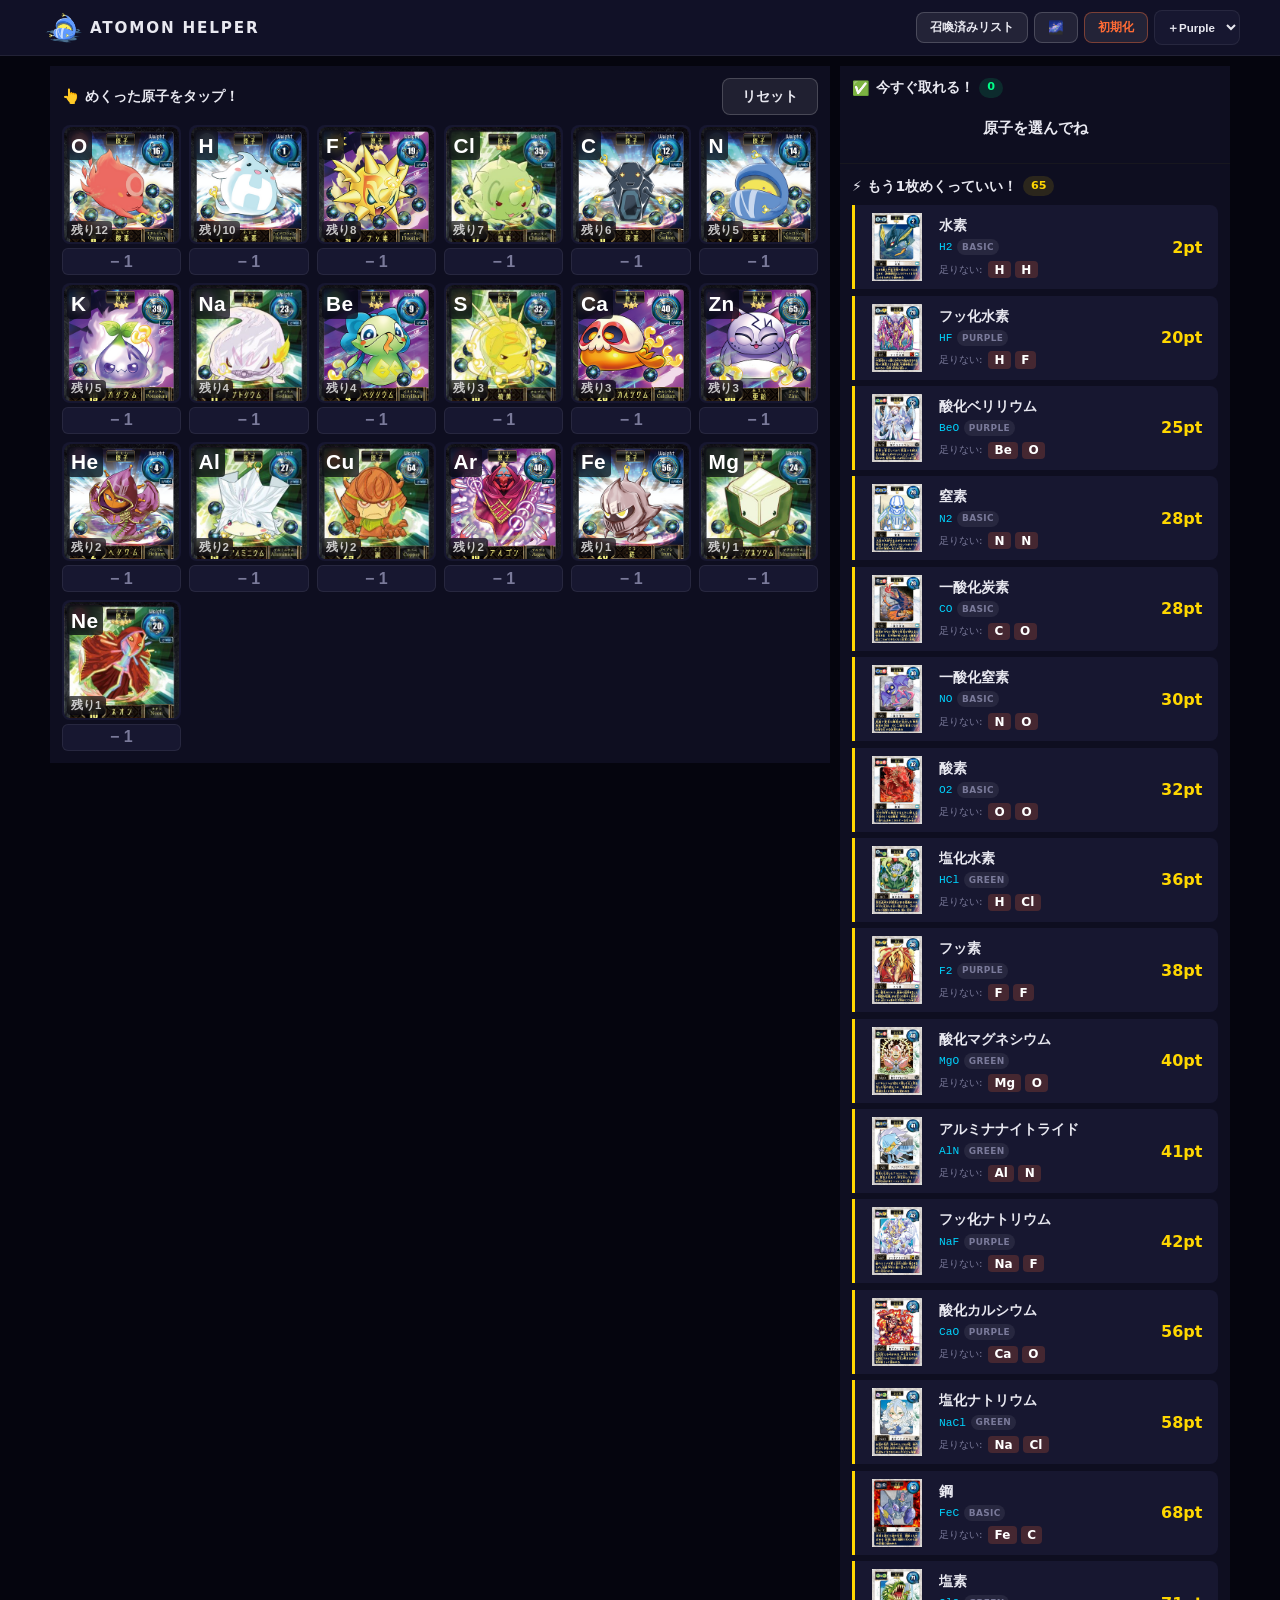
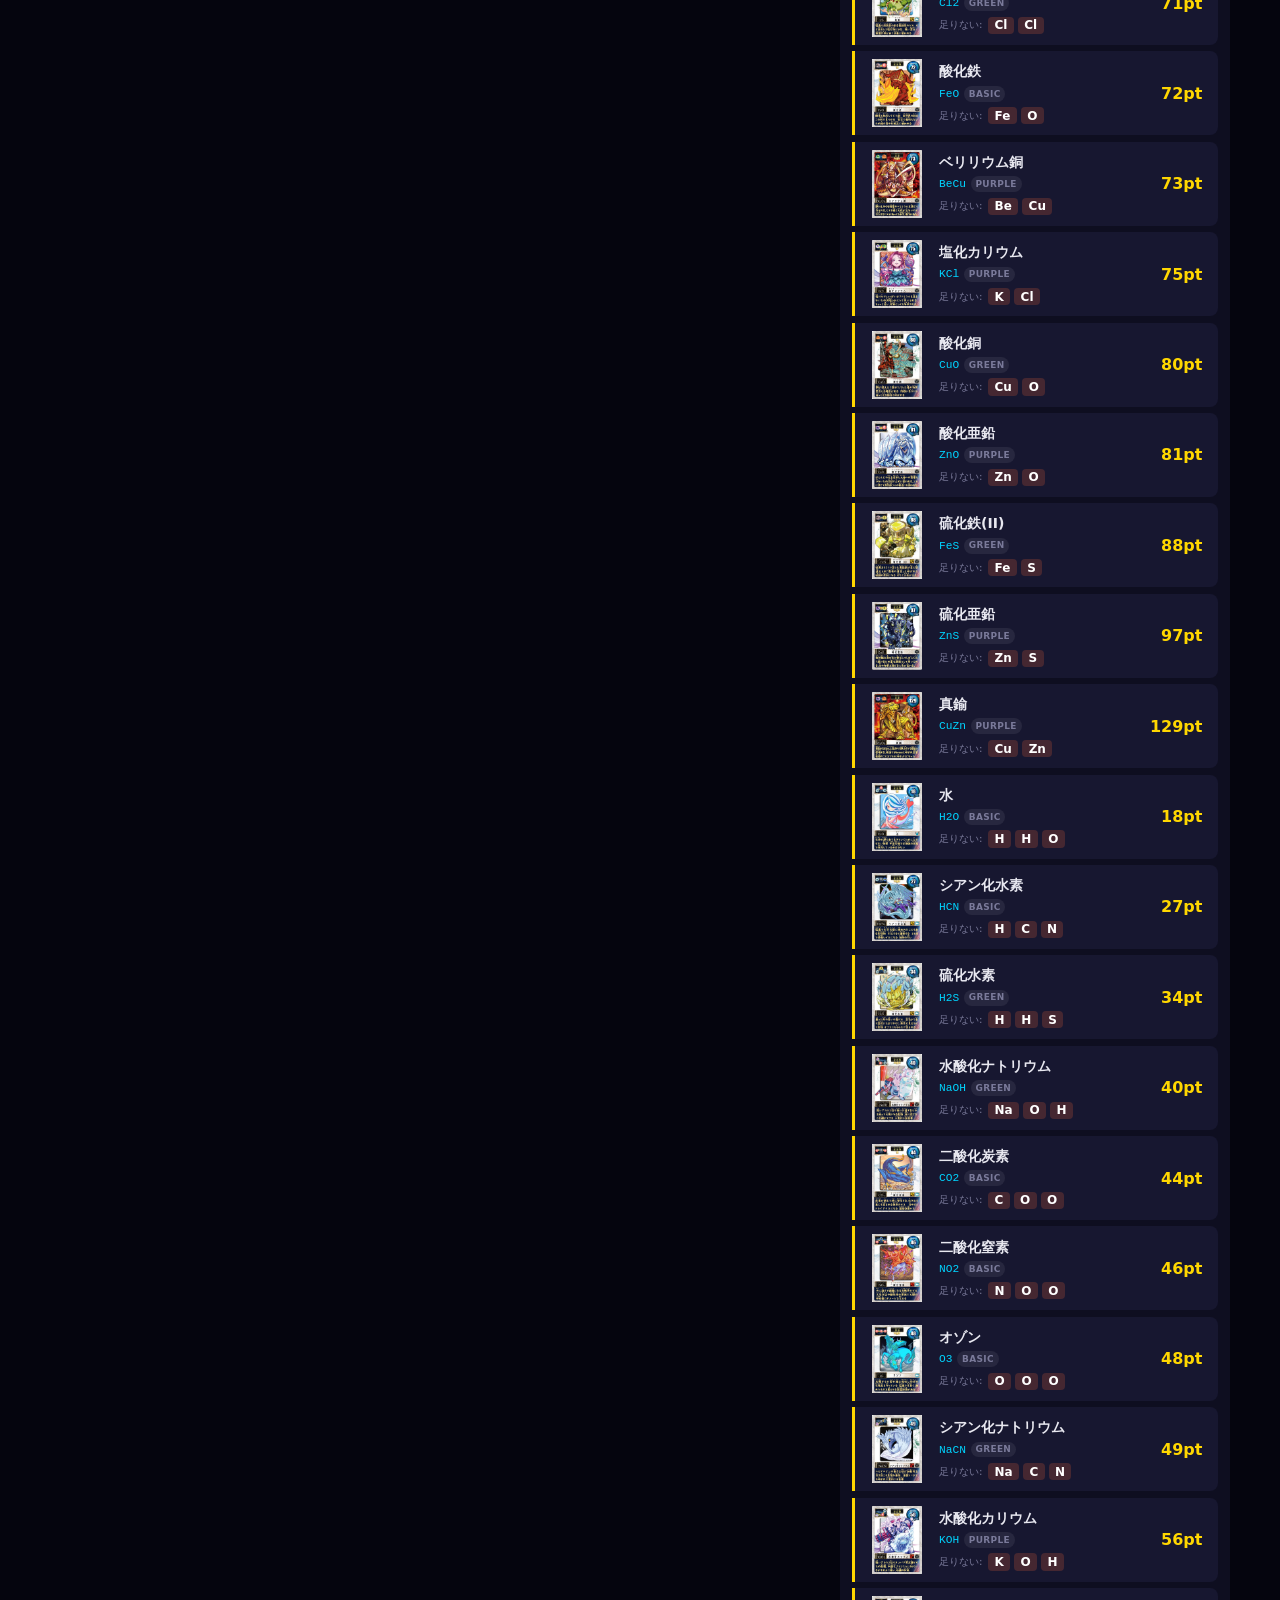
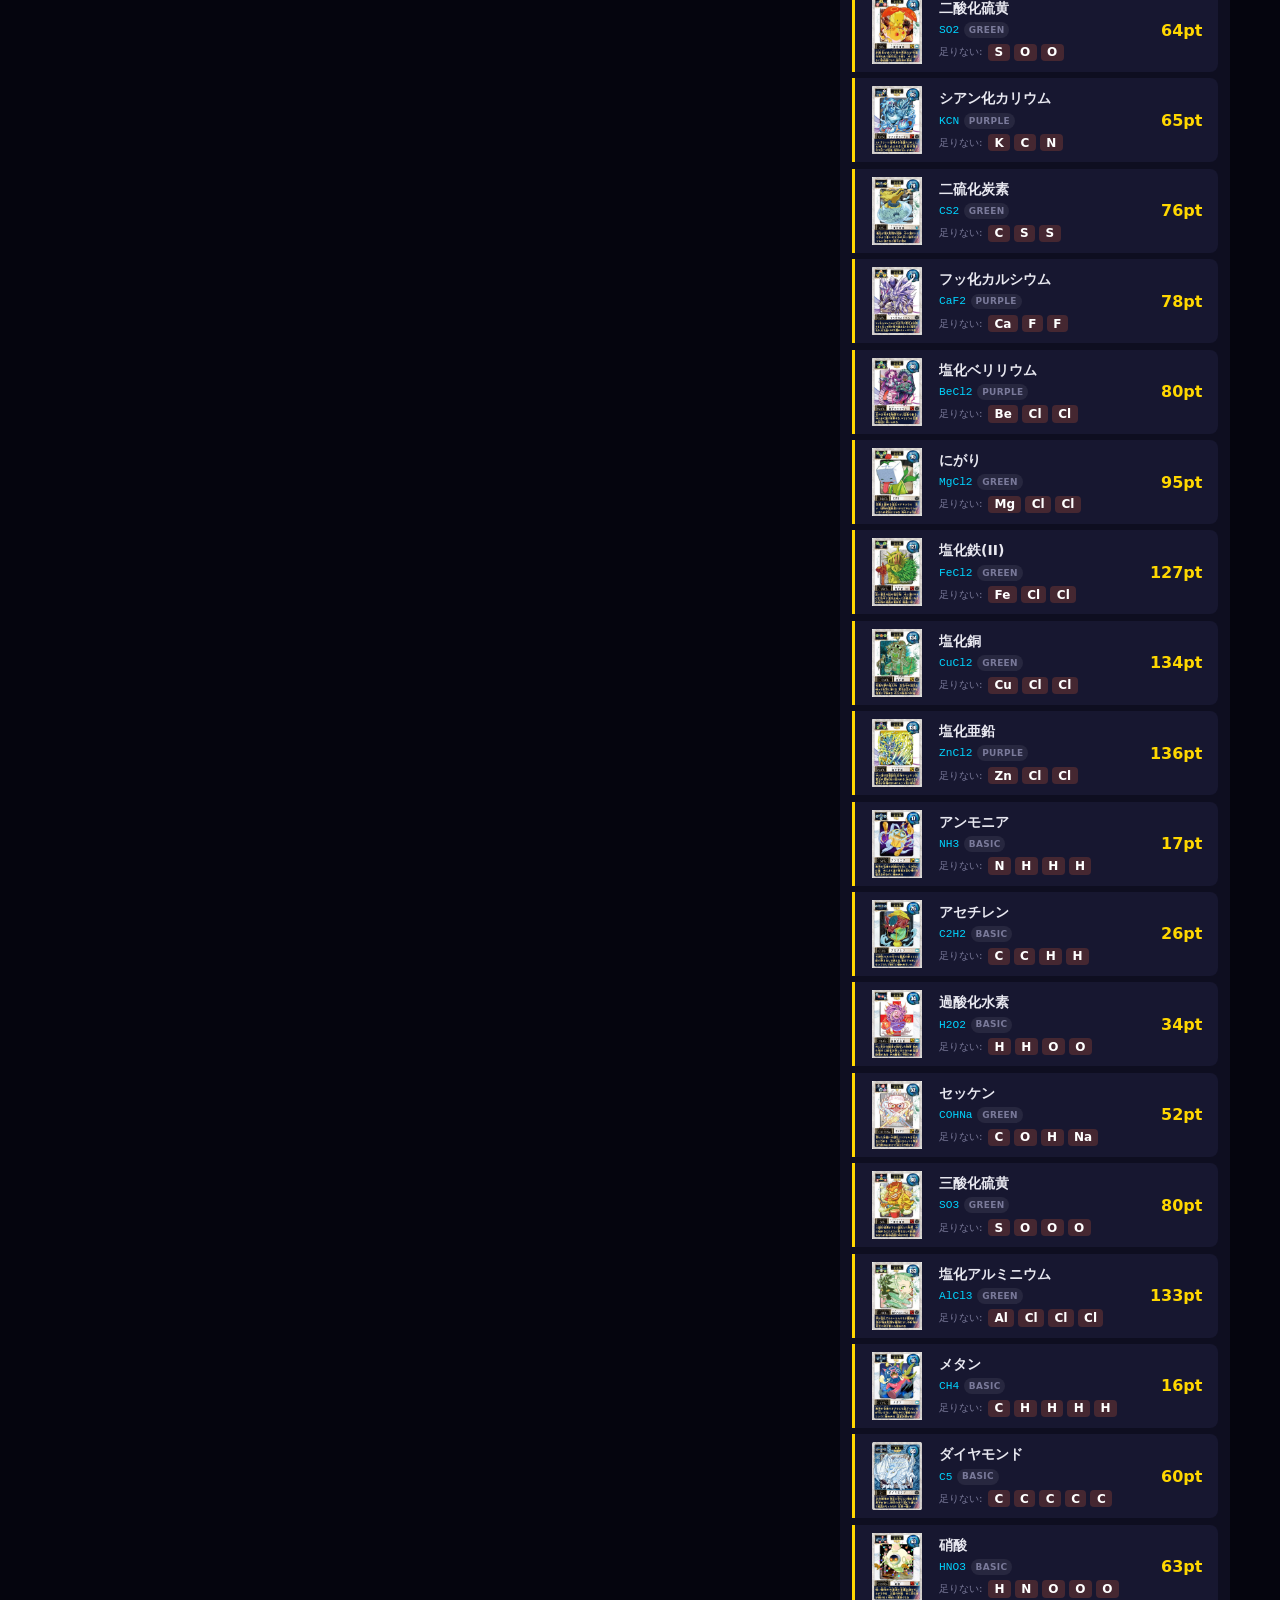
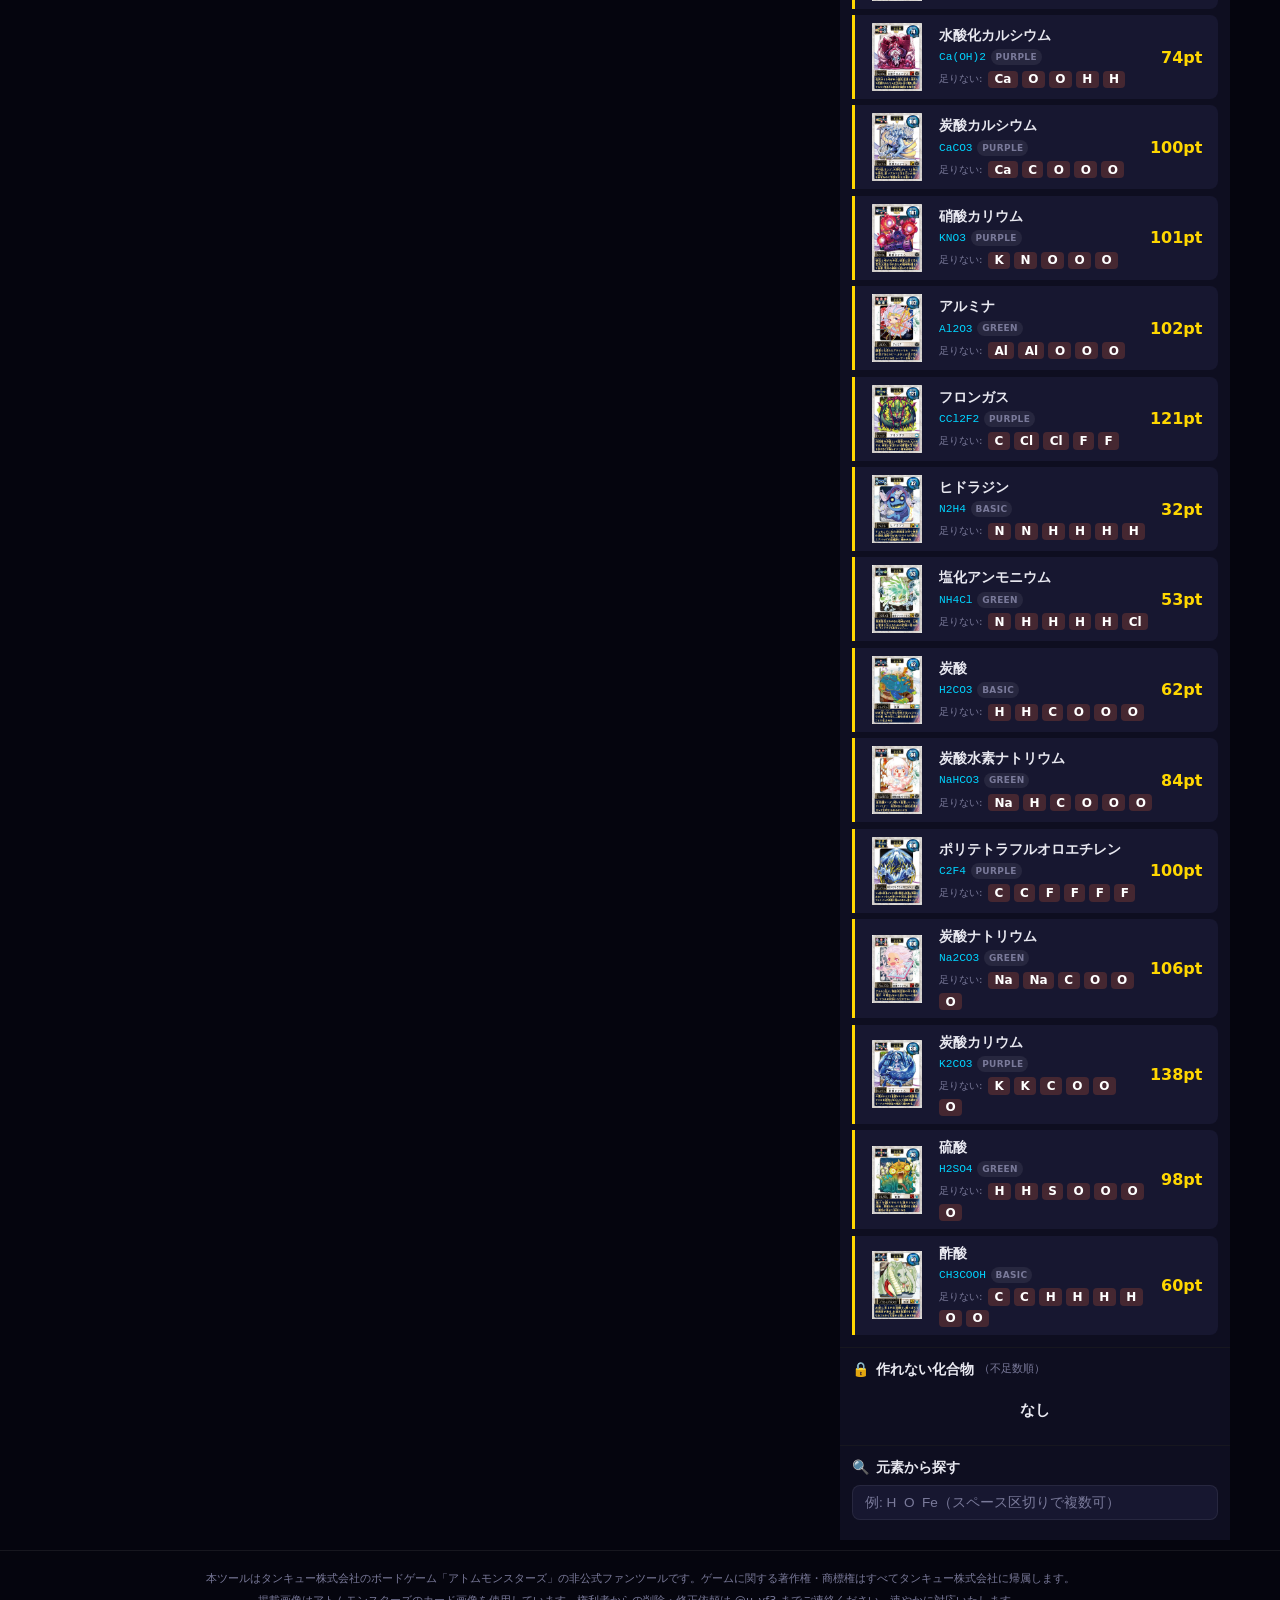
<file: index.html>
<!DOCTYPE html>
<html lang="ja">
<head>
  <meta charset="UTF-8" />
  <meta name="viewport" content="width=device-width, initial-scale=1.0" />

  <title>アトモン 化合物検索・カード一覧｜無料Webアプリ【ATOMMONSTERS Helper】</title>
  <meta name="description" content="アトモン（アトムモンスターズ）の非公式ファンツール。手元の原子カードから召喚できる化合物を瞬時に検索。カード一覧・元素周期表表示、Basic〜Purpleの拡張パック対応。" />
  <meta name="keywords" content="アトモン, アトムモンスターズ, ATOMMONSTERS, アトモン アプリ, アトモン 無料, アトモン カード 一覧, アトモン 拡張パック, アトモン デッキ バトル, 化合物, 召喚, 元素周期表, tanQ, カードゲーム, 知育ゲーム, ヘルパー, ツール" />
  <meta name="author" content="u_vf3" />
  <meta name="robots" content="index, follow" />
  <link rel="canonical" href="https://atommonsters-helper.vercel.app/" />

  <!-- OGP -->
  <meta property="og:type" content="website" />
  <meta property="og:url" content="https://atommonsters-helper.vercel.app/" />
  <meta property="og:title" content="アトモン 化合物検索・カード一覧｜無料【ATOMMONSTERS Helper】" />
  <meta property="og:description" content="アトモン（アトムモンスターズ）の非公式ファンツール。手元の原子カードから召喚できる化合物を瞬時に検索。カード一覧・元素周期表表示、拡張パック対応。" />
  <meta property="og:image" content="https://atommonsters-helper.vercel.app/og-image.png?v=2" />
  <meta property="og:site_name" content="ATOMMONSTERS Helper" />
  <meta property="og:locale" content="ja_JP" />

  <!-- Twitter Card -->
  <meta name="twitter:card" content="summary_large_image" />
  <meta name="twitter:title" content="アトモン 化合物検索・カード一覧｜無料【ATOMMONSTERS Helper】" />
  <meta name="twitter:description" content="アトモン（アトムモンスターズ）の非公式ファンツール。手元の原子カードから召喚できる化合物を瞬時に検索。カード一覧・元素周期表表示、拡張パック対応。" />
  <meta name="twitter:image" content="https://atommonsters-helper.vercel.app/og-image.png?v=2" />
  <meta name="twitter:creator" content="@u_vf3" />

  <!-- Google Analytics -->
  <script async src="https://www.googletagmanager.com/gtag/js?id=G-TB6PZZPP2Z"></script>
  <script>
    window.dataLayer = window.dataLayer || [];
    function gtag(){dataLayer.push(arguments);}
    gtag('js', new Date());
    gtag('config', 'G-TB6PZZPP2Z');
  </script>

  <meta name="theme-color" content="#080812" />
  <meta name="apple-mobile-web-app-capable" content="yes" />
  <meta name="apple-mobile-web-app-title" content="AtomHelper" />
  <link rel="manifest" href="manifest.json" />
  <link rel="icon" href="icon-192.png" type="image/png" />
  <link rel="apple-touch-icon" href="icon-192.png" />
  <link rel="stylesheet" href="css/style.css" />
  <script>(function(){var t=localStorage.getItem('atommonsters_theme');if(t)document.documentElement.dataset.theme=t;})()</script>
  <script type="application/ld+json">
  {
    "@context": "https://schema.org",
    "@type": "WebSite",
    "name": "ATOMMONSTERS Helper",
    "url": "https://atommonsters-helper.vercel.app/"
  }
  </script>
  <script type="application/ld+json">
  {
    "@context": "https://schema.org",
    "@type": "WebApplication",
    "name": "ATOMMONSTERS Helper",
    "url": "https://atommonsters-helper.vercel.app/",
    "description": "アトモン（アトムモンスターズ）の非公式ファンツール。手元の原子カードから召喚できる化合物を瞬時に検索。",
    "applicationCategory": "UtilitiesApplication",
    "operatingSystem": "Any",
    "offers": {
      "@type": "Offer",
      "price": "0",
      "priceCurrency": "JPY"
    }
  }
  </script>
</head>
<body>

<!-- ヘッダー -->
<header class="app-header">
  <div class="header-inner">
    <h1 class="app-title">
      <button id="periodic-toggle" class="periodic-toggle-btn" title="周期表">
        <img src="./assets/Atomon_image/icon-b.png" alt="" class="header-icon" />
      </button>
      <span class="app-title-text">ATOMON HELPER</span>
    </h1>
    <div class="header-right">
      <!-- タブレット/PC のみ表示 -->
      <div class="header-actions">
        <button id="gotten-btn" class="header-btn">
          召喚済みリスト<span id="gotten-count" class="gotten-badge hidden">0</span>
        </button>
        <button id="theme-btn" class="header-btn" title="テーマ切替">🌌</button>
        <button id="init-btn" class="header-btn danger">初期化</button>
      </div>
      <select id="pack-select" class="pack-select">
        <option value="basic">Basic</option>
        <option value="green">＋Green</option>
        <option value="purple">＋Purple</option>
      </select>
      <!-- SP のみ表示 -->
      <button id="reset-btn-sp" class="header-btn sp-only danger">リセット</button>
      <button id="gotten-btn-sp" class="header-btn sp-only">
        召喚済み<span id="gotten-count-sp" class="gotten-badge hidden">0</span>
      </button>
      <button id="menu-btn" class="header-btn menu-only">☰</button>
    </div>
  </div>
</header>

<!-- メインレイアウト -->
<div class="main-layout">

  <!-- 左パネル: 原子選択 -->
  <aside class="atom-panel">
    <div class="panel-head">
      <h2 class="panel-title"><span>👆</span> めくった原子をタップ！</h2>
      <button id="reset-btn" class="reset-btn">リセット</button>
      <button id="sticky-badge" class="sticky-badge">
        <span id="sticky-label">取れるよ！</span>
        <span id="sticky-count" class="sticky-count">0</span>
      </button>
    </div>
    <div id="atom-buttons" class="atom-grid"></div>
  </aside>

  <!-- 右パネル: 検索結果 -->
  <div class="result-panel">

    <!-- 取れる -->
    <section class="result-section" id="section-available">
      <div class="section-head">
        <h2 class="section-title">
          <span>✅</span> 今すぐ取れる！
          <span class="count-pill green" id="available-count">0</span>
        </h2>
      </div>
      <ul class="compound-list" id="available-list">
        <li class="empty-msg">原子を選んでね</li>
      </ul>
    </section>

    <!-- もう1枚めくっていい -->
    <section class="result-section">
      <div class="section-head">
        <h2 class="section-title">
          <span>⚡</span> もう1枚めくっていい！
          <span class="count-pill yellow" id="almost-count">0</span>
        </h2>
      </div>
      <ul class="compound-list" id="almost-list">
        <li class="empty-msg">なし</li>
      </ul>
    </section>

    <!-- 作れない -->
    <section class="result-section">
      <div class="section-head">
        <h2 class="section-title">
          <span>🔒</span> 作れない化合物
          <span class="section-sub">（不足数順）</span>
        </h2>
      </div>
      <ul class="compound-list" id="unavailable-list">
        <li class="empty-msg">なし</li>
      </ul>
    </section>

    <!-- 元素逆引き -->
    <section class="result-section">
      <div class="section-head">
        <h2 class="section-title"><span>🔍</span> 元素から探す</h2>
      </div>
      <input
        id="search-input"
        class="search-input"
        type="text"
        placeholder="例: H  O  Fe（スペース区切りで複数可）"
        autocomplete="off"
        autocorrect="off"
        spellcheck="false"
      />
      <ul class="compound-list" id="reverse-results"></ul>
    </section>

  </div>
</div>

<!-- SP メニュードロップダウン -->
<div id="menu-dropdown" class="menu-dropdown" hidden>
  <div class="menu-pack-section">
    <span class="menu-pack-label">パック</span>
    <label class="menu-check-item">
      <input type="checkbox" checked disabled> Basic
    </label>
    <label class="menu-check-item">
      <input type="checkbox" id="sp-pack-green"> ＋Green
    </label>
    <label class="menu-check-item">
      <input type="checkbox" id="sp-pack-purple"> ＋Purple
    </label>
  </div>
  <button class="menu-item" data-action="theme">🎨 テーマ切替</button>
  <button class="menu-item danger" data-action="init">初期化</button>
</div>

<!-- 召喚済みリストモーダル -->
<div id="gotten-modal" class="modal-overlay" hidden>
  <div class="modal-sheet">
    <div class="modal-head">
      <h2 class="modal-title">🧪 召喚済みリスト</h2>
      <button id="modal-close" class="modal-close">✕</button>
    </div>
    <div id="consumed-atoms" class="consumed-atoms"></div>
    <ul class="compound-list" id="gotten-list"></ul>
  </div>
</div>

<!-- 化合物詳細モーダル -->
<div id="detail-modal" class="modal-overlay" hidden>
  <div class="modal-sheet detail-sheet">
    <div class="detail-header">
      <button id="detail-close" class="detail-close-btn">✕</button>
    </div>
    <div id="detail-content"></div>
  </div>
</div>

<!-- 初期化確認モーダル -->
<div id="confirm-modal" class="modal-overlay" hidden>
  <div class="modal-sheet confirm-sheet">
    <p class="confirm-msg">ゲームを初期化しますか？</p>
    <p class="confirm-sub">召喚リストと原子がすべてリセットされます</p>
    <div class="confirm-btns">
      <button id="confirm-cancel" class="header-btn">キャンセル</button>
      <button id="confirm-ok" class="header-btn danger">初期化する</button>
    </div>
  </div>
</div>

<!-- 隠しページ: 周期表 -->
<div id="periodic-page" class="periodic-page" hidden>
  <div class="periodic-inner">
    <div class="periodic-scroll">
      <div id="periodic-grid" class="periodic-grid"></div>
    </div>
    <div id="periodic-legend" class="periodic-legend"></div>
  </div>
</div>

<footer class="app-footer">
  <p>本ツールはタンキュー株式会社のボードゲーム「アトムモンスターズ」の非公式ファンツールです。ゲームに関する著作権・商標権はすべてタンキュー株式会社に帰属します。</p>
  <p>掲載画像はアトムモンスターズのカード画像を使用しています。権利者からの削除・修正依頼は <a href="https://x.com/u_vf3" target="_blank" rel="noopener">@u_vf3</a> までご連絡ください。速やかに対応いたします。</p>
</footer>

<!-- SP: 今すぐ取れる！ドロワー -->
<div id="avail-drawer" class="avail-drawer">
  <div id="avail-drawer-overlay" class="avail-drawer-overlay"></div>
  <div class="avail-drawer-sheet" id="avail-drawer-sheet">
    <div class="avail-drawer-handle"></div>
  </div>
</div>

<script type="module" src="js/app.js"></script>
</body>
</html>
</file>
<file: css/style.css>
/* ATOMMONSTERS Helper - Styles */

*, *::before, *::after { box-sizing: border-box; margin: 0; padding: 0; }

img {
  -webkit-touch-callout: none;
  -webkit-user-select: none;
  user-select: none;
  pointer-events: none;
}

:root {
  --bg:             #05050e;
  --surface:        #0e0e20;
  --surface2:       #171730;
  --surface3:       #202042;
  --accent:         #00d4ff;
  --accent2:        #ff6b35;
  --almost:         #ffd700;
  --green-col:      #00ff88;
  --text:           #e8e8f0;
  --text-muted:     #7a7a9a;
  --border:         rgba(255,255,255,0.07);
  --pack-basic:     #64b5f6;
  --pack-green:     #81c784;
  --pack-purple:    #ce93d8;
  --radius:         12px;
  --radius-sm:      8px;
  --gap:            0.6rem;
  --header-h:       56px;
  --header-bg:      rgba(18,18,42,0.95);
  --accent-glow:    rgba(0,212,255,0.45);
  --accent-glow2:   rgba(0,212,255,0.1);
  /* badge / button */
  --badge-bg:       rgba(8,8,18,0.72);
  --badge-color:    #fff;
  --rem-bg:         rgba(8,8,18,0.65);
  --rem-color:      rgba(255,255,255,0.75);
  --btn-bg:         rgba(255,255,255,0.08);
  --btn-border:     rgba(255,255,255,0.18);
  --count-color:    #000;
}

/* ── Themes ─────────────────────────────────── */

[data-theme="candy"] {
  --bg: #1a0520; --surface: #280a30; --surface2: #360f40; --surface3: #441550;
  --accent: #ff4db8; --header-bg: rgba(40,10,48,0.95);
  --accent-glow: rgba(255,77,184,0.5); --accent-glow2: rgba(255,77,184,0.12);
}
[data-theme="sunshine"] {
  --bg: #120e00; --surface: #1e1800; --surface2: #2c2400; --surface3: #3a3000;
  --accent: #ffd60a; --header-bg: rgba(30,24,0,0.95);
  --accent-glow: rgba(255,214,10,0.45); --accent-glow2: rgba(255,214,10,0.1);
}
[data-theme="aqua"] {
  --bg: #001820; --surface: #002630; --surface2: #003440; --surface3: #004250;
  --accent: #00f5d4; --header-bg: rgba(0,38,48,0.95);
  --accent-glow: rgba(0,245,212,0.45); --accent-glow2: rgba(0,245,212,0.1);
}
[data-theme="berry"] {
  --bg: #0f0018; --surface: #1a0028; --surface2: #250038; --surface3: #300048;
  --accent: #df80ff; --header-bg: rgba(26,0,40,0.95);
  --accent-glow: rgba(223,128,255,0.45); --accent-glow2: rgba(223,128,255,0.1);
}

[data-theme="sunshine"] {
  --bg: #120e00; --surface: #1e1800; --surface2: #2c2400; --surface3: #3a3000;
  --accent: #ffd60a; --header-bg: rgba(30,24,0,0.95);
  --accent-glow: rgba(255,214,10,0.45); --accent-glow2: rgba(255,214,10,0.1);
}
[data-theme="berry"] {
  --bg: #0f0018; --surface: #1a0028; --surface2: #250038; --surface3: #300048;
  --accent: #df80ff; --header-bg: rgba(26,0,40,0.95);
  --accent-glow: rgba(223,128,255,0.45); --accent-glow2: rgba(223,128,255,0.1);
}

body {
  font-family: 'Segoe UI', system-ui, -apple-system, sans-serif;
  background: var(--bg);
  color: var(--text);
  min-height: 100dvh;
  touch-action: manipulation;
}

/* ── Header ─────────────────────────────────── */

.app-header {
  background: var(--header-bg);
  backdrop-filter: blur(16px);
  -webkit-backdrop-filter: blur(16px);
  border-bottom: 1px solid var(--border);
  position: sticky;
  top: 0;
  z-index: 100;
  height: var(--header-h);
  display: flex;
  align-items: center;
  padding: 0 1rem;
}

.header-inner {
  width: 100%;
  max-width: 1200px;
  margin: 0 auto;
  display: flex;
  align-items: center;
  justify-content: space-between;
  gap: 0.75rem;
  overflow: hidden;
}

.app-title-text { display: none; }

@media (min-width: 640px) {
  .app-title-text { display: inline; }
}

.app-title {
  font-size: 0.95rem;
  font-weight: 800;
  color: var(--text);
  letter-spacing: 0.12em;
  white-space: nowrap;
  flex-shrink: 0;
  display: flex;
  align-items: center;
  gap: 0.4rem;
}

.header-icon {
  height: 40px;
  width: auto;
  display: block;
  flex-shrink: 0;
}

.header-right {
  display: flex;
  align-items: center;
  gap: 0.4rem;
  flex-shrink: 0;
}

/* スコア（ヘッダー内） */
.header-scores {
  display: flex;
  align-items: center;
  gap: 0.5rem;
}

.hs {
  font-size: 0.9rem;
  font-weight: 800;
  font-variant-numeric: tabular-nums;
  display: flex;
  align-items: baseline;
  gap: 0.15rem;
}

.hs small {
  font-size: 0.6rem;
  font-weight: 600;
  opacity: 0.8;
}

.hs.green  { color: var(--green-col); text-shadow: 0 0 10px rgba(0,255,136,0.5); }
.hs.yellow { color: var(--almost);    text-shadow: 0 0 10px rgba(255,215,0,0.5); }

/* ヘッダーボタン */
.header-btn {
  display: inline-flex;
  align-items: center;
  gap: 0.25rem;
  padding: 0.35rem 0.8rem;
  background: var(--btn-bg);
  border: 1px solid var(--btn-border);
  border-radius: var(--radius-sm);
  color: var(--text);
  font-size: 0.78rem;
  font-weight: 700;
  cursor: pointer;
  white-space: nowrap;
  flex-shrink: 0;
  transition: background 0.15s;
}
.header-btn:active { background: rgba(255,255,255,0.16); }
.header-btn.danger { border-color: rgba(255,107,53,0.4); color: var(--accent2); }

.header-actions {
  display: flex;
  gap: 0.4rem;
}

.gotten-badge {
  display: inline-flex;
  align-items: center;
  justify-content: center;
  background: var(--green-col);
  color: #000;
  font-size: 0.6rem;
  font-weight: 900;
  min-width: 1.1rem;
  height: 1.1rem;
  border-radius: 99px;
  padding: 0 0.2rem;
  line-height: 1;
}
.gotten-badge.hidden { display: none; }

/* SP メニュー */
.menu-only { display: none; }
.sp-only   { display: none; }

@media (max-width: 639px) {
  .header-actions { display: none; }
  .pack-select    { display: none; }
  .menu-only { display: inline-flex; }
  .sp-only   { display: inline-flex; }
  .header-right .header-btn { height: 2rem; padding-top: 0; padding-bottom: 0; }
}

.menu-dropdown {
  position: fixed;
  top: var(--header-h);
  right: 0.75rem;
  background: var(--surface);
  border: 1px solid var(--border);
  border-radius: var(--radius-sm);
  z-index: 150;
  min-width: 160px;
  box-shadow: 0 4px 16px rgba(0,0,0,0.4);
  overflow: hidden;
}
.menu-dropdown[hidden] { display: none; }

.menu-item {
  display: flex;
  align-items: center;
  gap: 0.4rem;
  width: 100%;
  padding: 0.75rem 1rem;
  background: none;
  border: none;
  color: var(--text);
  font-size: 0.82rem;
  font-weight: 600;
  cursor: pointer;
  text-align: left;
  border-bottom: 1px solid var(--border);
}
.menu-item:last-child { border-bottom: none; }
.menu-item:active { background: var(--surface2); }
.menu-item.danger { color: var(--accent2); }

.menu-pack-section {
  padding: 0.6rem 1rem 0.4rem;
  border-bottom: 1px solid var(--border);
  display: flex;
  flex-direction: column;
  gap: 0.35rem;
}
.menu-pack-label {
  font-size: 0.68rem;
  color: var(--text-muted);
  font-weight: 700;
  text-transform: uppercase;
  letter-spacing: 0.06em;
}
.menu-check-item {
  display: flex;
  align-items: center;
  gap: 0.5rem;
  font-size: 0.82rem;
  font-weight: 600;
  color: var(--text);
  cursor: pointer;
  padding: 0.15rem 0;
}
.menu-check-item input[type="checkbox"] {
  accent-color: var(--accent);
  width: 1rem;
  height: 1rem;
  cursor: pointer;
}
.menu-check-item input[disabled] { opacity: 0.45; cursor: default; }

/* パック選択 */
.pack-select {
  background: var(--surface2);
  color: var(--text);
  border: 1px solid var(--border);
  border-radius: var(--radius-sm);
  padding: 0.35rem 0.5rem;
  font-size: 0.72rem;
  font-weight: 600;
  cursor: pointer;
  outline: none;
  appearance: auto;
  color-scheme: dark;
  height: 2.2rem;
  flex-shrink: 0;
}

.pack-select:focus { border-color: var(--accent); }


/* ── Main layout ─────────────────────────────── */

.main-layout {
  display: grid;
  grid-template-columns: 1fr;
  gap: 0;
  padding: 0;
  max-width: 1200px;
  margin: 0 auto;
  align-items: start;
}

@media (max-width: 639px) {
  .main-layout {
    grid-template-columns: 1fr;
  }
}

@media (min-width: 640px) {
  .main-layout {
    grid-template-columns: 2fr 1fr;
    gap: var(--gap);
    padding: var(--gap);
  }

  .atom-panel {
    position: sticky;
    top: calc(var(--header-h) + var(--gap));
    max-height: calc(100dvh - var(--header-h) - var(--gap) * 2);
    overflow-y: auto;
    scrollbar-width: thin;
    scrollbar-color: var(--surface3) transparent;
    border-radius: var(--radius);
  }

  .result-panel {
    gap: var(--gap);
    background: transparent;
  }

  .result-section {
    border-radius: var(--radius);
  }
}

/* ── Atom panel ──────────────────────────────── */

.atom-panel {
  background: var(--surface);
  border-radius: 0;
  padding: 0.75rem;
}

.panel-head {
  display: flex;
  align-items: center;
  justify-content: space-between;
  margin-bottom: 0.65rem;
  gap: 0.5rem;
}

.panel-title {
  font-size: 0.88rem;
  font-weight: 800;
  color: var(--text);
  display: flex;
  align-items: center;
  gap: 0.35rem;
}

.reset-btn {
  padding: 0.35rem 0.8rem;
  background: var(--btn-bg);
  border: 1px solid var(--btn-border);
  border-radius: var(--radius-sm);
  color: var(--text);
  font-size: 0.78rem;
  font-weight: 600;
  cursor: pointer;
  transition: background 0.15s;
  white-space: nowrap;
  flex-shrink: 0;
}
.reset-btn:active { background: rgba(255,255,255,0.18); }

/* ── Atom grid ───────────────────────────────── */

.atom-grid {
  display: grid;
  grid-template-columns: repeat(4, 1fr);
  gap: 0.5rem;
}

@media (min-width: 640px) {
  .atom-grid { grid-template-columns: repeat(6, 1fr); }
  .atom-btn  { aspect-ratio: 1 / 0.78; }
  .reset-btn { padding: 0.5rem 1.2rem; font-size: 0.88rem; }
}

@media (max-width: 639px) {
  .reset-btn { display: none; }
}

.atom-cell {
  display: flex;
  flex-direction: column;
  align-items: center;
  gap: 0.25rem;
}

.atom-btn {
  width: 100%;
  aspect-ratio: 1;
  background: var(--surface2);
  border: 2.5px solid transparent;
  border-radius: var(--radius-sm);
  cursor: pointer;
  transition: transform 0.1s, border-color 0.2s, box-shadow 0.2s;
  user-select: none;
  -webkit-user-select: none;
  touch-action: manipulation;
  overflow: hidden;
  display: block;
  padding: 0;
  position: relative;
}

.atom-btn:active { transform: scale(0.86); }

.atom-btn.has-count {
  border-color: var(--accent);
  box-shadow: 0 0 12px var(--accent-glow), inset 0 0 12px var(--accent-glow2);
}

.atom-img {
  position: absolute;
  top: 0;
  left: 0;
  width: 100%;
  height: auto;
  display: block;
  pointer-events: none;
  border-radius: 8px;
}

.atom-label {
  position: absolute;
  top: 3px;
  left: 3px;
  font-size: 1.3rem;
  font-weight: 900;
  color: var(--badge-color);
  background: var(--badge-bg);
  padding: 0.1rem 0.28rem;
  border-radius: 4px;
  line-height: 1.3;
  pointer-events: none;
  letter-spacing: 0.02em;
  backdrop-filter: blur(4px);
}

.atom-count {
  display: none;
  position: absolute;
  bottom: 3px;
  right: 3px;
  font-size: 0.82rem;
  font-weight: 900;
  color: var(--count-color);
  background: var(--accent);
  min-width: 1.4rem;
  text-align: center;
  border-radius: 4px;
  padding: 0.1rem 0.25rem;
  line-height: 1.3;
  font-variant-numeric: tabular-nums;
  pointer-events: none;
}

.atom-count.has-count { display: block; }

.atom-minus {
  width: 100%;
  font-size: 1rem;
  font-weight: 700;
  line-height: 1.4;
  background: var(--surface2);
  border: 1px solid var(--border);
  border-radius: 6px;
  color: var(--text-muted);
  cursor: pointer;
  transition: background 0.1s, color 0.1s;
  touch-action: manipulation;
  padding: 0.08rem 0;
}

.atom-minus:active { background: var(--surface3); color: var(--text); }

.atom-remaining {
  position: absolute;
  bottom: 3px;
  left: 3px;
  font-size: 0.72rem;
  font-weight: 800;
  color: var(--rem-color);
  background: var(--rem-bg);
  padding: 0.1rem 0.28rem;
  border-radius: 4px;
  line-height: 1.3;
  pointer-events: none;
  backdrop-filter: blur(4px);
}
.atom-remaining.depleted {
  opacity: 0.6;
}

.atom-btn.no-remaining {
  opacity: 0.38;
  cursor: not-allowed;
}

/* ── Result panel ────────────────────────────── */

.result-panel {
  display: flex;
  flex-direction: column;
  gap: 1px;
  min-width: 0;
  background: var(--border);
}

@media (max-width: 639px) {
  .result-panel {
    margin-top: var(--gap);
  }
}

/* ── Sections ────────────────────────────────── */

.result-section {
  background: var(--surface);
  border-radius: 0;
  padding: 0.75rem;
}

.section-head {
  display: flex;
  align-items: center;
  justify-content: space-between;
  margin-bottom: 0.55rem;
  gap: 0.4rem;
  flex-wrap: wrap;
}

.section-title {
  font-size: 0.88rem;
  font-weight: 800;
  color: var(--text);
  display: flex;
  align-items: center;
  gap: 0.35rem;
}

.count-pill {
  font-size: 0.7rem;
  font-weight: 800;
  padding: 0.1rem 0.5rem;
  border-radius: 99px;
  line-height: 1.5;
  font-variant-numeric: tabular-nums;
}

.count-pill.green  { background: rgba(0,255,136,0.12); color: var(--green-col); }
.count-pill.yellow { background: rgba(255,215,0,0.12);  color: var(--almost); }

.section-sub {
  font-size: 0.68rem;
  color: var(--text-muted);
  font-weight: 400;
}

/* Threshold selector */
.threshold-wrap {
  display: flex;
  align-items: center;
  gap: 0.3rem;
  font-size: 0.72rem;
  color: var(--text-muted);
  flex-shrink: 0;
}

.threshold-sel {
  background: var(--surface2);
  color: var(--text);
  border: 1px solid var(--border);
  border-radius: var(--radius-sm);
  padding: 0.2rem 0.35rem;
  font-size: 0.7rem;
}

/* Search */
.search-input {
  width: 100%;
  background: var(--surface2);
  border: 1px solid var(--border);
  border-radius: var(--radius-sm);
  color: var(--text);
  padding: 0.55rem 0.75rem;
  font-size: 0.85rem;
  margin-bottom: 0.5rem;
  transition: border-color 0.15s;
}
.search-input::placeholder { color: var(--text-muted); }
.search-input:focus { outline: none; border-color: var(--accent); }

/* ── Compound list & cards ───────────────────── */

.compound-list {
  list-style: none;
  display: flex;
  flex-direction: column;
  gap: 0.4rem;
}

.compound-card {
  display: flex;
  gap: 0.5rem;
  align-items: center;
  background: var(--surface2);
  border-radius: 0 var(--radius-sm) var(--radius-sm) 0;
  padding: 0.5rem 1rem 0.5rem 0.5rem;
  border-left: 3px solid transparent;
  cursor: pointer;
}

.compound-card.available {
  border-color: var(--green-col);
  box-shadow: 0 0 0 1.5px var(--green-col), 0 0 12px rgba(0,255,136,0.2);
}
.compound-card.almost      { border-color: var(--almost); }
.compound-card.unavailable { border-color: var(--surface3); opacity: 0.7; }
.compound-card.search      { border-color: var(--accent); }
.compound-card.gotten      { border-color: var(--surface3); }
.compound-card.impossible  { opacity: 0.32; filter: grayscale(0.85); }

.compound-img {
  width: 68px;
  height: 68px;
  object-fit: contain;
  flex-shrink: 0;
  border-radius: 8px;
}

.compound-img.no-img {
  display: flex;
  align-items: center;
  justify-content: center;
  font-size: 1.4rem;
  color: var(--text-muted);
  background: var(--surface);
  border-radius: var(--radius-sm);
}

.compound-body {
  flex: 1;
  min-width: 0;
  display: flex;
  flex-direction: column;
  justify-content: center;
  gap: 0.15rem;
}

.compound-name {
  font-size: 0.88rem;
  font-weight: 800;
  white-space: nowrap;
  overflow: hidden;
  text-overflow: ellipsis;
  color: var(--text);
}

.compound-pts {
  font-size: 1rem;
  font-weight: 900;
  white-space: nowrap;
  flex-shrink: 0;
  font-variant-numeric: tabular-nums;
  align-self: center;
}

.compound-card.available   .compound-pts { color: var(--green-col); }
.compound-card.almost      .compound-pts { color: var(--almost); }
.compound-card.unavailable .compound-pts { color: var(--text-muted); }
.compound-card.search      .compound-pts { color: var(--almost); }

.compound-sub {
  display: flex;
  align-items: center;
  gap: 0.3rem;
  margin-top: 0.12rem;
  flex-wrap: wrap;
}

.compound-formula {
  font-size: 0.7rem;
  color: var(--accent);
  font-family: 'Courier New', monospace;
}

.pack-badge {
  font-size: 0.56rem;
  padding: 0.05rem 0.3rem;
  border-radius: 99px;
  font-weight: 700;
  text-transform: uppercase;
  letter-spacing: 0.04em;
  line-height: 1.6;
}

.pack-badge.pack-basic,
.pack-badge.pack-green,
.pack-badge.pack-purple { background: rgba(255,255,255,0.07); color: var(--text-muted); }

.summon-remaining {
  font-size: 0.6rem;
  font-weight: 700;
  padding: 0.05rem 0.35rem;
  border-radius: 99px;
  background: rgba(255, 160, 0, 0.18);
  color: #ffa000;
  letter-spacing: 0.02em;
}

.compound-elements {
  font-size: 0.63rem;
  color: var(--text-muted);
  margin-top: 0.12rem;
}

.missing-info {
  font-size: 0.72rem;
  margin-top: 0.2rem;
  display: flex;
  flex-wrap: wrap;
  gap: 0.25rem;
  align-items: center;
}

.missing-label {
  color: var(--text-muted);
  font-size: 0.65rem;
  margin-right: 0.1rem;
}

.missing-el {
  background: rgba(255,107,53,0.2);
  color: #fff;
  padding: 0.1rem 0.4rem;
  border-radius: 4px;
  font-weight: 800;
  font-size: 0.75rem;
}

.get-btn {
  display: block;
  width: 100%;
  margin-top: 0.35rem;
  padding: 0.32rem 0.5rem;
  background: var(--green-col);
  color: #000;
  border: none;
  border-radius: var(--radius-sm);
  font-size: 0.78rem;
  font-weight: 900;
  cursor: pointer;
  letter-spacing: 0.03em;
  touch-action: manipulation;
  transition: opacity 0.15s;
}
.get-btn:active { opacity: 0.75; }

.exhausted-badge {
  display: inline-block;
  font-size: 0.68rem;
  font-weight: 700;
  color: var(--text-muted);
  border: 1px solid var(--surface3);
  border-radius: 6px;
  padding: 0.2rem 0.55rem;
  margin-top: 0.2rem;
}

.todo-mark {
  display: inline-block;
  background: var(--accent2);
  color: #fff;
  font-size: 0.55rem;
  padding: 0.05rem 0.3rem;
  border-radius: 4px;
  margin-left: 0.2rem;
  vertical-align: middle;
  font-weight: 700;
}

.empty-msg {
  color: var(--text);
  font-size: 0.95rem;
  font-weight: 700;
  text-align: center;
  padding: 0.75rem 0.5rem;
}

.empty-msg.bust {
  color: var(--almost);
  font-size: 1rem;
}


/* ── Modal ───────────────────────────────────── */

.modal-overlay {
  position: fixed;
  inset: 0;
  background: rgba(0,0,0,0.6);
  z-index: 200;
  display: flex;
  align-items: center;
  justify-content: center;
  padding: 1rem;
  backdrop-filter: blur(4px);
}

#detail-modal { z-index: 400; }

.modal-overlay[hidden] { display: none; }

.modal-sheet {
  width: 100%;
  max-width: 480px;
  background: var(--surface);
  border-radius: var(--radius);
  padding: 1rem;
  max-height: 80dvh;
  overflow-y: auto;
  display: flex;
  flex-direction: column;
  gap: 0.75rem;
}

.modal-head {
  display: flex;
  align-items: center;
  justify-content: space-between;
}

.modal-title {
  font-size: 0.95rem;
  font-weight: 800;
  color: var(--text);
}

.modal-close {
  background: none;
  border: none;
  color: var(--text-muted);
  font-size: 1rem;
  cursor: pointer;
  padding: 0.2rem 0.4rem;
}

/* --- 化合物詳細モーダル --- */
.detail-sheet {
  max-width: 660px;
  padding: 0.6rem 1.25rem 1.5rem;
  gap: 0.6rem;
}

.detail-header {
  display: flex;
  justify-content: flex-end;
}

.detail-close-btn {
  background: none;
  border: none;
  color: var(--text-muted);
  font-size: 1rem;
  cursor: pointer;
  padding: 0.2rem 0.4rem;
  border-radius: 4px;
  line-height: 1;
  touch-action: manipulation;
}

.detail-content-inner {
  display: grid;
  grid-template-columns: 1fr 1fr;
  gap: 1.25rem;
  align-items: start;
}

.detail-img-wrap {
  border-radius: var(--radius-sm);
  overflow: hidden;
  border: 1px solid var(--surface3);
  background: var(--surface);
}

.detail-img {
  width: 100%;
  height: auto;
  display: block;
  border-radius: 12px;
}

.detail-img.no-img {
  display: flex;
  align-items: center;
  justify-content: center;
  font-size: 3rem;
  color: var(--text-muted);
}

.detail-info {
  display: flex;
  flex-direction: column;
  gap: 0.5rem;
}

.detail-name {
  font-size: 1.45rem;
  font-weight: 900;
  color: var(--text);
  line-height: 1.25;
}

.detail-reading {
  font-size: 0.85rem;
  color: var(--text-muted);
  margin-top: -0.3rem;
}

.detail-formula {
  font-size: 0.9rem;
  color: var(--accent);
  font-family: 'Courier New', monospace;
  font-weight: 700;
  letter-spacing: 0.02em;
}

.detail-divider {
  height: 1px;
  background: var(--surface3);
}

.detail-pts-row {
  display: flex;
  align-items: baseline;
  gap: 0.2rem;
}

.detail-pts {
  font-size: 1.25rem;
  font-weight: 900;
  color: var(--green-col);
  font-variant-numeric: tabular-nums;
}

.detail-pts-label {
  font-size: 0.85rem;
  color: var(--text-muted);
}

.detail-elements {
  margin-top: 0.1rem;
}

.detail-elements .missing-el {
  font-size: 1rem;
  padding: 0.15rem 0.55rem;
}

.detail-craftable {
  font-size: 0.82rem;
  font-weight: 700;
  color: var(--green-col);
}

.detail-summon-remaining {
  font-size: 0.82rem;
  font-weight: 700;
  color: #ffa000;
  background: rgba(255,160,0,0.12);
  border-radius: 4px;
  padding: 0.18rem 0.4rem;
  align-self: flex-start;
}

/* 周期表 元素詳細モーダル */
.pt-el-placeholder {
  display: flex;
  align-items: center;
  justify-content: center;
  min-height: 180px;
}

.detail-el-sym {
  font-size: 4rem;
  font-weight: 900;
  color: rgba(255,255,255,0.85);
  text-shadow: 0 2px 8px rgba(0,0,0,0.5);
  line-height: 1;
}

.detail-el-row {
  display: flex;
  align-items: center;
  gap: 0.6rem;
}

.detail-el-label {
  font-size: 0.75rem;
  color: var(--text-muted);
  min-width: 3.5rem;
}

.detail-el-value {
  font-size: 0.9rem;
  font-weight: 700;
  color: var(--text);
}

.detail-el-cat {
  display: flex;
  align-items: center;
  gap: 0.4rem;
  font-size: 0.85rem;
  font-weight: 600;
  color: var(--text);
}

.detail-el-cat .legend-dot {
  width: 10px;
  height: 10px;
  border-radius: 2px;
  flex-shrink: 0;
}

.detail-no-atomon {
  font-size: 0.78rem;
  color: var(--text-muted);
  background: rgba(255,255,255,0.05);
  border-radius: 4px;
  padding: 0.25rem 0.6rem;
  align-self: flex-start;
}

/* --- consumed-label (既存) --- */
.consumed-label {
  font-size: 0.72rem;
  color: var(--text-muted);
  margin-bottom: 0.35rem;
}

.consumed-list {
  display: flex;
  flex-wrap: wrap;
  gap: 0.3rem;
}

.consumed-atom {
  background: var(--surface2);
  border: 1px solid var(--border);
  color: var(--text);
  font-size: 0.82rem;
  font-weight: 800;
  padding: 0.2rem 0.5rem;
  border-radius: var(--radius-sm);
}

.consumed-atom small {
  font-size: 0.65rem;
  color: var(--text-muted);
  margin-left: 0.1rem;
}

.consumed-empty {
  font-size: 0.8rem;
  color: var(--text-muted);
}

/* 確認モーダル */
.confirm-sheet {
  max-width: 300px;
  text-align: center;
  gap: 0.5rem;
}
.confirm-msg {
  font-size: 1rem;
  font-weight: 800;
  color: var(--text);
}
.confirm-sub {
  font-size: 0.75rem;
  color: var(--text-muted);
}
.confirm-btns {
  display: flex;
  gap: 0.5rem;
  margin-top: 0.25rem;
}
.confirm-btns .header-btn { flex: 1; justify-content: center; }

/* ── Footer ─────────────────────────────────── */

.app-footer {
  padding: 1.2rem 1rem;
  text-align: center;
  border-top: 1px solid var(--border);
  display: flex;
  flex-direction: column;
  gap: 0.3rem;
}
.app-footer p {
  font-size: 0.7rem;
  color: var(--text-muted);
  line-height: 1.6;
}
.app-footer a {
  color: var(--text-muted);
  text-decoration: underline;
}

/* ── Sticky Badge (SP only) ─────────────────── */

.sticky-badge {
  display: none;
}

@media (max-width: 639px) {
  .sticky-badge {
    display: flex;
    align-items: center;
    gap: 0.35rem;
    border-radius: 999px;
    padding: 0.25rem 0.65rem;
    font-size: 0.75rem;
    font-weight: 700;
    cursor: pointer;
    flex-shrink: 0;
    border: 1px solid transparent;
    transition: background 0.2s, border-color 0.2s, color 0.2s, opacity 0.2s;
    background: var(--surface2);
    color: var(--text-muted);
    opacity: 0.5;
  }

  /* 取れるよ！ */
  .sticky-badge.badge-available {
    border-color: var(--accent);
    color: var(--text);
    opacity: 1;
  }
  /* めくれるよ！ */
  .sticky-badge.badge-almost {
    border-color: #f5c518;
    color: #f5c518;
    opacity: 1;
  }
  /* バトンタッチ */
  .sticky-badge.badge-bust {
    border-color: var(--accent2, #ff6b6b);
    color: var(--accent2, #ff6b6b);
    opacity: 1;
  }
  /* おしまい */
  .sticky-badge.badge-impossible {
    border-color: var(--surface3);
    color: var(--text-muted);
    opacity: 0.7;
  }

  .sticky-count {
    background: var(--surface3);
    color: var(--text-muted);
    border-radius: 999px;
    padding: 0 0.4rem;
    font-size: 0.7rem;
    font-weight: 900;
    min-width: 1.1rem;
    text-align: center;
    transition: background 0.2s, color 0.2s;
  }

  .badge-available .sticky-count {
    background: var(--accent);
    color: #000;
  }
  .badge-almost .sticky-count {
    background: #f5c518;
    color: #000;
  }
  .badge-bust .sticky-count,
  .badge-impossible .sticky-count {
    display: none;
  }
}

/* ── Avail Drawer (SP) ──────────────────────── */

.avail-drawer {
  display: none;
}

@media (max-width: 639px) {
  .avail-drawer {
    display: block;
    position: fixed;
    inset: 0;
    z-index: 300;
    pointer-events: none;
  }

  .avail-drawer.open {
    pointer-events: auto;
  }

  .avail-drawer-overlay {
    position: absolute;
    inset: 0;
    background: rgba(0, 0, 0, 0.5);
    opacity: 0;
    transition: opacity 0.3s ease;
  }

  .avail-drawer.open .avail-drawer-overlay {
    opacity: 1;
  }

  .avail-drawer-sheet {
    position: absolute;
    top: 0;
    right: 0;
    bottom: 0;
    width: 82%;
    background: var(--surface);
    border-radius: 14px 0 0 14px;
    display: flex;
    flex-direction: column;
    transform: translateX(100%);
    transition: transform 0.32s cubic-bezier(0.4, 0, 0.2, 1);
    box-shadow: -6px 0 28px rgba(0, 0, 0, 0.4);
  }

  .avail-drawer.open .avail-drawer-sheet {
    transform: translateX(0);
  }

  .avail-drawer.closing .avail-drawer-sheet {
    transform: translateX(100%);
  }

  .avail-drawer.closing .avail-drawer-overlay {
    opacity: 0;
  }

  .avail-drawer-handle { display: none; }

  .avail-drawer-head {
    display: flex;
    align-items: center;
    gap: 0.5rem;
    padding: 0.9rem 1rem 0.5rem;
    border-bottom: 1px solid var(--surface3);
    flex-shrink: 0;
  }

  .avail-drawer-title {
    font-size: 0.92rem;
    font-weight: 700;
    color: var(--text);
  }

  .avail-drawer-sheet > .result-panel {
    overflow-y: auto;
    flex: 1;
    padding-bottom: 1.5rem;
  }
}

/* ── Periodic Toggle Button ─────────────────── */

.periodic-toggle-btn {
  background: none;
  border: none;
  padding: 0;
  cursor: pointer;
  display: flex;
  align-items: center;
}

/* ── Periodic Page ───────────────────────────── */

.periodic-page {
  padding: 0.4rem 0 2rem;
  min-height: 100dvh;
}

.periodic-inner {
  max-width: 1300px;
  margin: 0 auto;
  padding: 0 1rem;
}

.periodic-header-area {
  text-align: center;
  margin-bottom: 1.8rem;
}

.periodic-secret {
  font-size: 0.8rem;
  font-weight: 700;
  color: var(--accent);
  letter-spacing: 0.1em;
  text-transform: uppercase;
  margin-bottom: 0.3rem;
}

.periodic-title {
  font-size: 1.6rem;
  font-weight: 900;
  color: var(--text);
  margin-bottom: 0.4rem;
  letter-spacing: 0.05em;
}

.periodic-desc {
  font-size: 0.82rem;
  color: var(--text-muted);
}

.periodic-scroll {
  overflow-x: auto;
  padding-bottom: 0.5rem;
}

.periodic-grid {
  display: grid;
  grid-template-columns: repeat(18, minmax(56px, 1fr));
  grid-template-rows: auto repeat(10, auto);
  gap: 3px;
  min-width: 780px;
}

.pt-cell {
  display: flex;
  flex-direction: column;
  align-items: center;
  justify-content: flex-end;
  border-radius: 4px;
  padding: 2px 2px 3px;
  min-height: 66px;
  position: relative;
  overflow: hidden;
  cursor: pointer;
}

.pt-rowlabel {
  justify-content: center;
  opacity: 0.6;
}

.pt-img {
  width: 100%;
  height: auto;
  display: block;
  object-fit: contain;
  flex: 1;
  min-height: 0;
  border-radius: 4px;
}

.pt-sym {
  font-size: 0.78rem;
  font-weight: 800;
  color: #fff;
  line-height: 1.1;
  text-align: center;
  text-shadow: 0 1px 2px rgba(0,0,0,0.6);
}

.pt-no {
  font-size: 0.48rem;
  font-weight: 700;
  color: #fff;
  line-height: 1;
  position: absolute;
  top: 3px;
  left: 3px;
  background: rgba(0,0,0,0.55);
  border-radius: 50px;
  padding: 1px 4px;
  backdrop-filter: blur(2px);
}

.pt-name {
  font-size: 0.46rem;
  color: rgba(255,255,255,0.7);
  line-height: 1;
  text-align: center;
  white-space: nowrap;
  overflow: hidden;
  text-overflow: ellipsis;
  max-width: 100%;
  margin-top: 2px;
}

.pt-weight {
  font-size: 0.40rem;
  color: rgba(255,255,255,0.5);
  line-height: 1;
  text-align: center;
  margin-top: 1px;
}

/* 族番号 */
.pt-group-num {
  font-size: 0.72rem;
  font-weight: 700;
  color: var(--text-muted);
  text-align: center;
  padding-bottom: 3px;
  display: flex;
  align-items: flex-end;
  justify-content: center;
}

/* 中央情報ボックス */
.pt-info-box {
  display: flex;
  flex-direction: column;
  align-items: center;
  justify-content: center;
  gap: 0.55rem;
  text-align: center;
  padding: 1rem 1.2rem;
  border: 1px solid rgba(255,255,255,0.14);
  border-radius: 10px;
  background: rgba(255,255,255,0.08);
}

.pt-msg-secret {
  display: inline-flex;
  align-items: center;
  gap: 0.4rem;
  font-size: 0.78rem;
  font-weight: 800;
  letter-spacing: 0.12em;
  color: #fff;
  background: linear-gradient(135deg, #6a1f8f 0%, #2d0a5a 100%);
  border: 1px solid rgba(180,80,255,0.5);
  border-radius: 20px;
  padding: 0.3rem 0.9rem;
  box-shadow: 0 0 12px rgba(150,50,255,0.35);
}

.pt-msg-title {
  font-size: 1.3rem;
  font-weight: 900;
  color: var(--text);
  line-height: 1.2;
  letter-spacing: 0.04em;
}

.pt-msg-desc {
  font-size: 0.75rem;
  color: var(--text-muted);
  margin-bottom: 0.15rem;
}

.pt-legend-grid {
  display: grid;
  grid-template-columns: auto auto;
  gap: 0.28rem 1.4rem;
  text-align: left;
}

.pt-legend-grid .legend-item {
  font-size: 0.75rem;
  gap: 0.4rem;
  display: flex;
  align-items: center;
}

.pt-legend-grid .legend-dot {
  width: 10px;
  height: 10px;
  flex-shrink: 0;
  border-radius: 2px;
}

/* カテゴリ色 */
.pt-cat-alkali      { background: #6b3535; border: 1px solid #8b4545; }
.pt-cat-alkaline    { background: #5b3d2a; border: 1px solid #7a5235; }
.pt-cat-transition  { background: #1a4a4a; border: 1px solid #256060; }
.pt-cat-post        { background: #1e3060; border: 1px solid #284080; }
.pt-cat-metalloid   { background: #5b4020; border: 1px solid #7a5525; }
.pt-cat-reactive    { background: #2a4a1a; border: 1px solid #386028; }
.pt-cat-noble       { background: #1a2a6a; border: 1px solid #243890; }
.pt-cat-lanthanide  { background: #1a3a6a; border: 1px solid #244888; }
.pt-cat-actinide    { background: #4a2a3a; border: 1px solid #623850; }

/* アトモンありは枠を光らせる */
.pt-has-atomon { box-shadow: 0 0 6px rgba(255,255,255,0.15); }

/* 凡例（中央ボックス内で使用、下部は非表示） */
.periodic-legend { display: none; }

.legend-item {
  display: flex;
  align-items: center;
  gap: 0.4rem;
  font-size: 0.72rem;
  color: var(--text-muted);
}

.legend-dot {
  width: 12px;
  height: 12px;
  border-radius: 2px;
  flex-shrink: 0;
}

/* ── Scrollbar ──────────────────────────────── */

::-webkit-scrollbar { width: 4px; height: 4px; }
::-webkit-scrollbar-track { background: transparent; }
::-webkit-scrollbar-thumb { background: var(--surface3); border-radius: 99px; }
</file>
